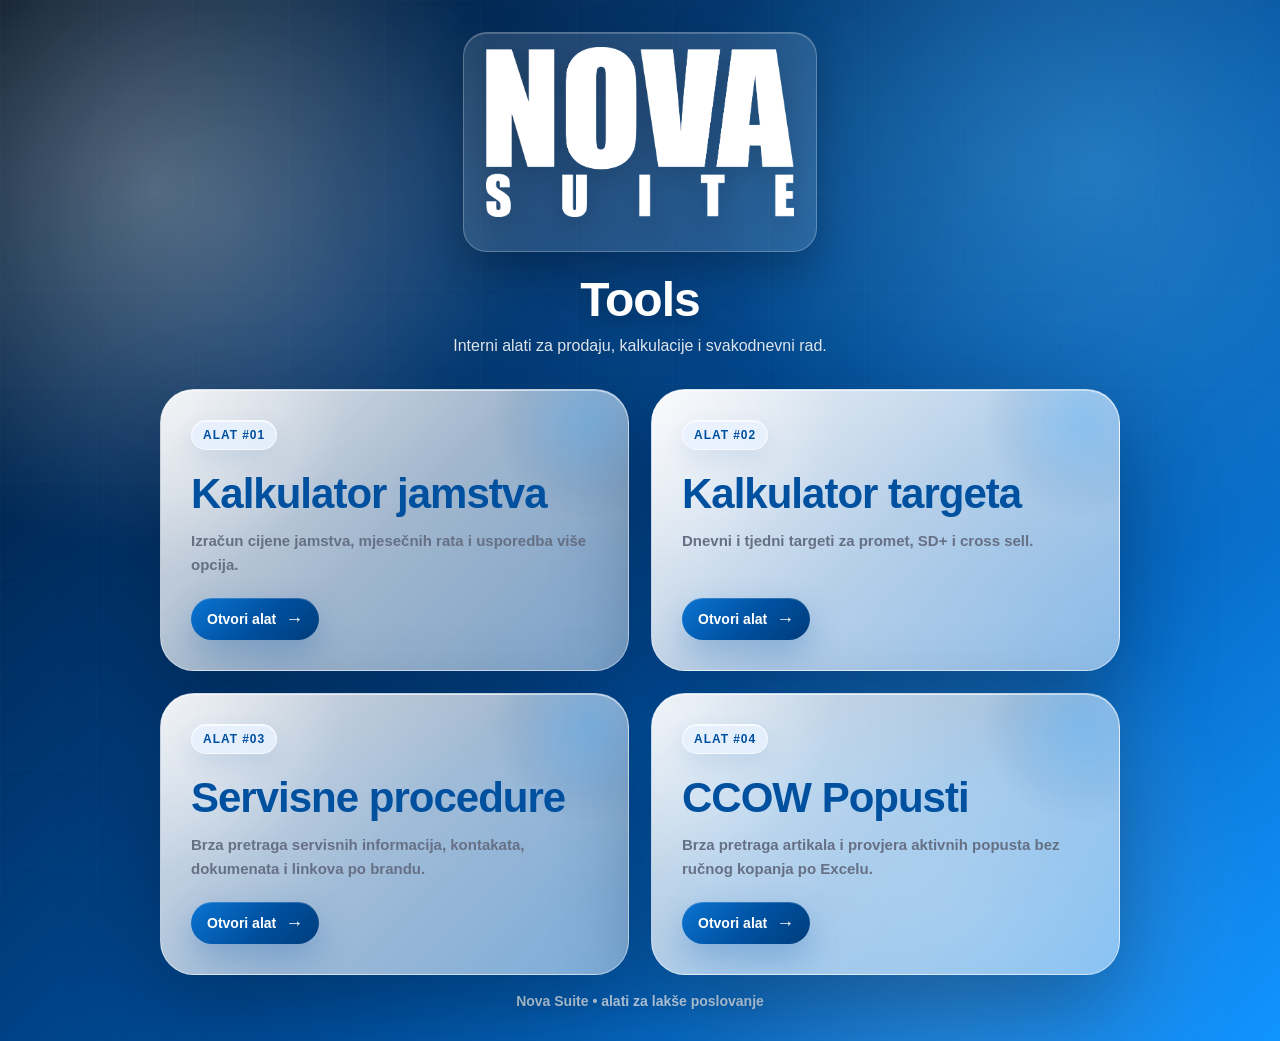
<file: index.html>
<!DOCTYPE html>
<html lang="hr">
<head>
  <meta charset="UTF-8" />
  <meta name="viewport" content="width=device-width, initial-scale=1.0" />
  <title>Nova Suite</title>

  <link rel="stylesheet" href="style.css" />
  <link rel="icon" type="image/png" href="assets/.png" />
</head>
<body>
  <div id="loader">
    <div class="loader-wordmark">
      <img src="assets/logo.png" alt="Nova Suite">
    </div>
  </div>

  <main id="app" class="app-hidden">
    <div class="app-shell dashboard-shell">
      <header class="hero dashboard-hero">
        <a href="index.html" class="brand-mark">
          <img src="assets/logo.png" alt="Nova Suite">
        </a>

        <h1>Tools</h1>
        <p>
          Interni alati za prodaju, kalkulacije i svakodnevni rad.
        </p>
      </header>

      <section class="dashboard-grid">
        <a href="tools/jamstva/jamstva.html" class="dashboard-card">
          <div class="dashboard-card-glow"></div>

          <div class="dashboard-card-content">
            <span class="dashboard-badge">ALAT #01</span>

            <h2>Kalkulator jamstva</h2>

            <p>
              Izračun cijene jamstva, mjesečnih rata i usporedba više opcija.
            </p>

            <div class="dashboard-action">
              Otvori alat
              <span>→</span>
            </div>
          </div>
        </a>

        <a href="tools/targeti/targeti.html" class="dashboard-card featured-dashboard-card">
          <div class="dashboard-card-glow"></div>

          <div class="dashboard-card-content">
            <span class="dashboard-badge">ALAT #02</span>

            <h2>Kalkulator targeta</h2>

            <p>
              Dnevni i tjedni targeti za promet, SD+ i cross sell.
            </p>

            <div class="dashboard-action">
              Otvori alat
              <span>→</span>
            </div>
          </div>
        </a>

        <a href="tools/servisne_procedure/servisne_procedure.html" class="dashboard-card">
          <div class="dashboard-card-glow"></div>

          <div class="dashboard-card-content">
            <span class="dashboard-badge">ALAT #03</span>

            <h2>Servisne procedure</h2>

            <p>
              Brza pretraga servisnih informacija, kontakata, dokumenata i linkova po brandu.
            </p>

            <div class="dashboard-action">
              Otvori alat
              <span>→</span>
            </div>
          </div>
        </a>
        <a href="tools/popusti/popusti.html" class="dashboard-card">
          <div class="dashboard-card-glow"></div>

          <div class="dashboard-card-content">
            <span class="dashboard-badge">ALAT #04</span>

            <h2>CCOW Popusti</h2>

            <p>
              Brza pretraga artikala i provjera aktivnih popusta bez ručnog kopanja po Excelu.
            </p>

            <div class="dashboard-action">
              Otvori alat
              <span>→</span>
            </div>
          </div>
        </a>
      </section>

      <footer class="app-footer">
        Nova Suite • alati za lakše poslovanje
      </footer>
    </div>
  </main>

  <script src="tools/pocetna/pocetna.js"></script>
</body>
</html>
</file>
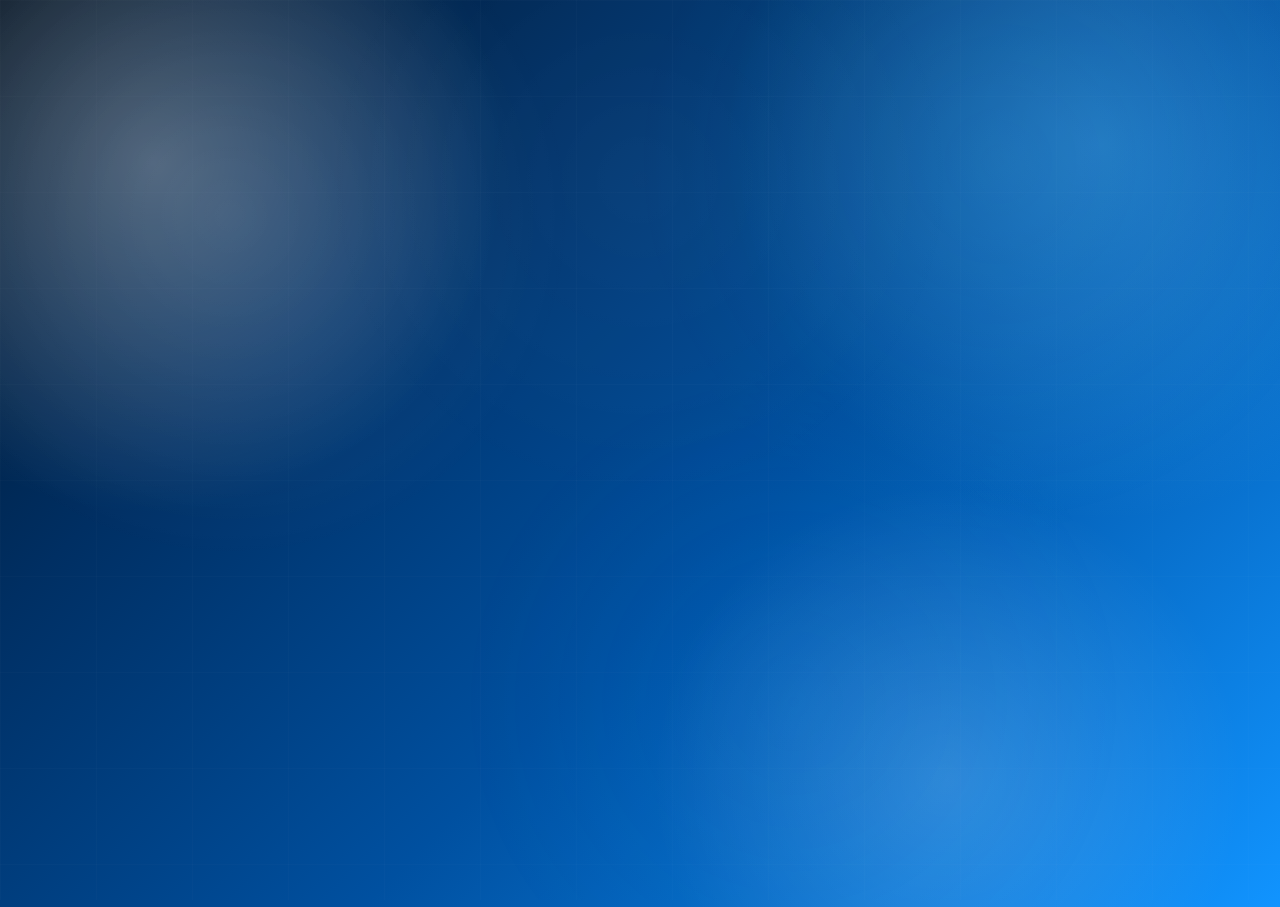
<file: tools/pocetna/pocetna.html>
<!DOCTYPE html>
<html lang="hr">
<head>
  <meta charset="UTF-8" />
  <meta name="viewport" content="width=device-width, initial-scale=1.0" />
  <title>Nova Suite • Tools</title>

  <link rel="stylesheet" href="../../style.css" />
  <link rel="icon" type="image/png" href="../../assets/favicon.png" />
</head>
<body>
  <div id="loader">
    <div class="loader-wordmark">Nova Suite</div>
  </div>

  <main id="app" class="app-hidden">
    <div class="app-shell dashboard-shell">
      <header class="hero dashboard-hero">
        <a href="pocetna.html" class="brand-mark">Nova Suite</a>

        <h1>Tools</h1>
        <p>
          Interni alati za prodaju, kalkulacije i svakodnevni rad.
        </p>
      </header>

      <section class="dashboard-grid">
        <a href="../jamstva/jamstva.html" class="dashboard-card">
          <div class="dashboard-card-glow"></div>

          <div class="dashboard-card-content">
            <span class="dashboard-badge">ALAT #01</span>

            <h2>Kalkulator jamstva</h2>

            <p>
              Izračun cijene jamstva, mjesečnih rata i usporedba više opcija.
            </p>

            <div class="dashboard-action">
              Otvori alat
              <span>→</span>
            </div>
          </div>
        </a>

        <a href="../targeti/targeti.html" class="dashboard-card featured-dashboard-card">
          <div class="dashboard-card-glow"></div>

          <div class="dashboard-card-content">
            <span class="dashboard-badge">ALAT #02</span>

            <h2>Kalkulator targeta</h2>

            <p>
              Dnevni i tjedni targeti za promet, SD+ i cross sell.
            </p>

            <div class="dashboard-action">
              Otvori alat
              <span>→</span>
            </div>
          </div>
        </a>

        <a href="../servisne_procedure/servisne_procedure.html" class="dashboard-card">
          <div class="dashboard-card-glow"></div>

          <div class="dashboard-card-content">
            <span class="dashboard-badge">ALAT #03</span>

            <h2>Servisne procedure</h2>

            <p>
              Brza pretraga servisnih informacija, kontakata, dokumenata i linkova po brandu.
            </p>

            <div class="dashboard-action">
              Otvori alat
              <span>→</span>
            </div>
          </div>
        </a>
      </section>

      <footer class="app-footer">
        Nova Suite • Sales Tools
      </footer>
    </div>
  </main>

  <script src="pocetna.js"></script>
</body>
</html>
</file>
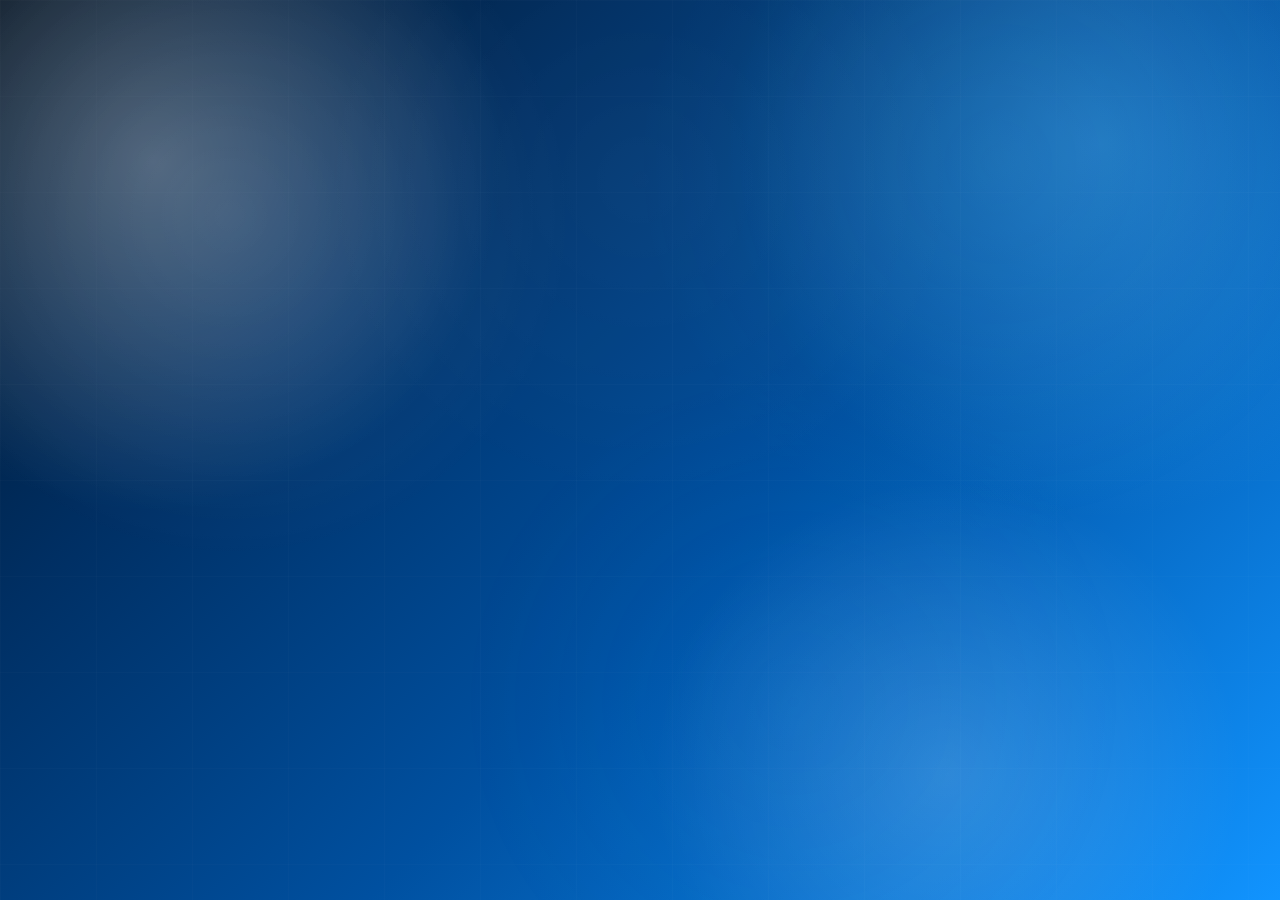
<file: tools/popusti/popusti.html>
<!DOCTYPE html>
<html lang="hr">
<head>
  <meta charset="UTF-8">
  <meta name="viewport" content="width=device-width, initial-scale=1.0">
  <title>Popusti artikala • Nova Suite</title>

  <link rel="stylesheet" href="../../style.css">
  <link rel="icon" type="image/png" href="../../assets/favicon.png">
</head>
<body>
  <div id="loader">
    <div class="loader-wordmark">
      <img src="../../assets/logo.png" alt="Nova Suite">
    </div>
  </div>

  <main id="app" class="app-hidden">
    <div class="app-shell">
      <header class="hero">
        <a href="../../index.html" class="brand-mark">
          <img src="../../assets/logo.png" alt="Nova Suite">
        </a>

        <h1>CCOW Popusti</h1>
        <p>Pretraži artikl i odmah provjeri postoji li aktivni popust.</p>
      </header>

      <section class="card search-card">
        <div class="search-input-wrapper">
          <input
            type="text"
            id="searchInput"
            placeholder="Upiši naziv artikla ili brand..."
            autocomplete="off"
          >
          <span class="search-icon">🔍</span>
        </div>

        <div id="results" class="results"></div>
      </section>
    </div>
  </main>

  <script src="popusti.js"></script>
</body>
</html>
</file>
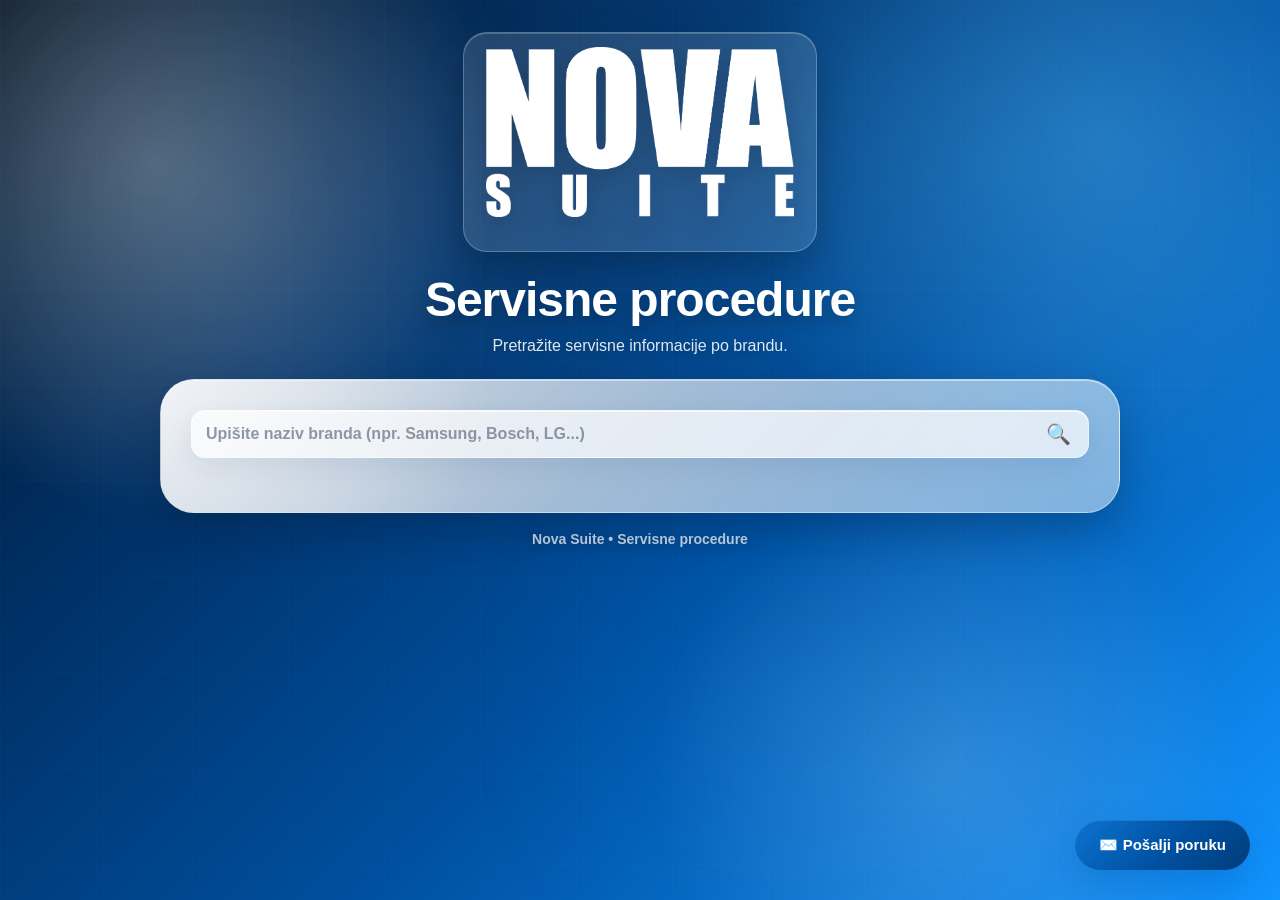
<file: tools/servisne_procedure/servisne_procedure.html>
<!DOCTYPE html>
<html lang="hr">
<head>
    <meta charset="UTF-8">
    <meta name="viewport" content="width=device-width, initial-scale=1.0, user-scalable=no">
    <meta name="apple-mobile-web-app-capable" content="yes">
    <meta name="apple-mobile-web-app-status-bar-style" content="black-translucent">
    <meta name="apple-mobile-web-app-title" content="Nova Suite">
    <meta name="mobile-web-app-capable" content="yes">
    <meta name="theme-color" content="#0050a0">
    <title>Nova Suite • Servisne procedure</title>
    <link rel="manifest" href="manifest.json">
    <link rel="icon" type="image/png" href="../../assets/favicon.png">
    <link rel="stylesheet" href="../../style.css">
</head>
<body>
    <div id="loader">
        <div class="loader-wordmark">
            <img src="../../assets/logo.png" alt="Nova Suite">
        </div>
    </div>

    <main id="app" class="app-hidden">
        <div class="app-shell">
            <header class="hero">
                <a href="../../index.html" class="brand-mark">
                    <img src="../../assets/logo.png" alt="Nova Suite">
                </a>

                <h1>Servisne procedure</h1>
                <p>Pretražite servisne informacije po brandu.</p>
            </header>

            <section class="card search-card">
                <div class="search-box">
                    <div class="search-input-wrapper">
                        <input
                            type="text"
                            id="searchInput"
                            placeholder="Upišite naziv branda (npr. Samsung, Bosch, LG...)"
                            autocomplete="off"
                        >
                        <span class="search-icon">🔍</span>
                    </div>
                </div>

                <div id="results" class="results"></div>
            </section>

            <footer class="app-footer">
                Nova Suite • Servisne procedure
            </footer>
        </div>
    </main>

    <script src="servisne_procedure.js"></script>

    <div id="emailWidget">
        <button id="emailBtn" onclick="toggleEmailForm()">
            ✉️ Pošalji poruku
        </button>
        
        <div id="emailFormContainer" style="display: none;">
            <div class="email-form-box">
                <div class="email-form-header">
                    <h3>✉️ Pošalji nam poruku</h3>
                    <button class="close-btn" onclick="toggleEmailForm()">✕</button>
                </div>
                
                <div id="formContent">
                    <form id="contactForm" action="https://api.web3forms.com/submit" method="POST">
                        <!-- OVDJE STAVI SVOJ WEB3FORMS ACCESS KEY -->
                        <input type="hidden" name="access_key" value="362495a7-8e2e-4ca7-9362-667d65a479ca">
                        <input type="hidden" name="subject" value="Nova poruka iz Nova Suite servisnih procedura">
                        <input type="hidden" name="from_name" value="Nova Suite">
                        <input type="hidden" name="email" value="internal@servisne-procedure.local">
                        
                        <div class="form-group">
                            <label>Tvoje ime</label>
                            <input type="text" name="name" placeholder="npr. Marko">
                        </div>
                        
                        <div class="form-group">
                            <label>Naslov</label>
                            <input type="text" name="custom_subject" placeholder="npr. Ubaciti Philips">
                        </div>
                        
                        <div class="form-group">
                            <label>Poruka *</label>
                            <textarea name="message" placeholder="Napiši svoju poruku ovdje..." rows="6" required></textarea>
                        </div>
                        
                        <button type="submit" id="submitBtn">
                            <span id="btnText">📤 Pošalji poruku</span>
                            <span id="btnLoader" style="display: none;">⏳ Šaljem...</span>
                        </button>
                    </form>
                </div>
                
                <div id="successMessage" style="display: none;">
                    <div class="success-content">
                        <div class="success-icon">✅</div>
                        <h3>Poruka poslana!</h3>
                        <button onclick="resetForm()" class="new-message-btn">
                            ✉️ Pošalji novu poruku
                        </button>
                    </div>
                </div>
            </div>
        </div>
    </div>

    <!-- EMAIL WIDGET END -->

</body>
</html>
</file>
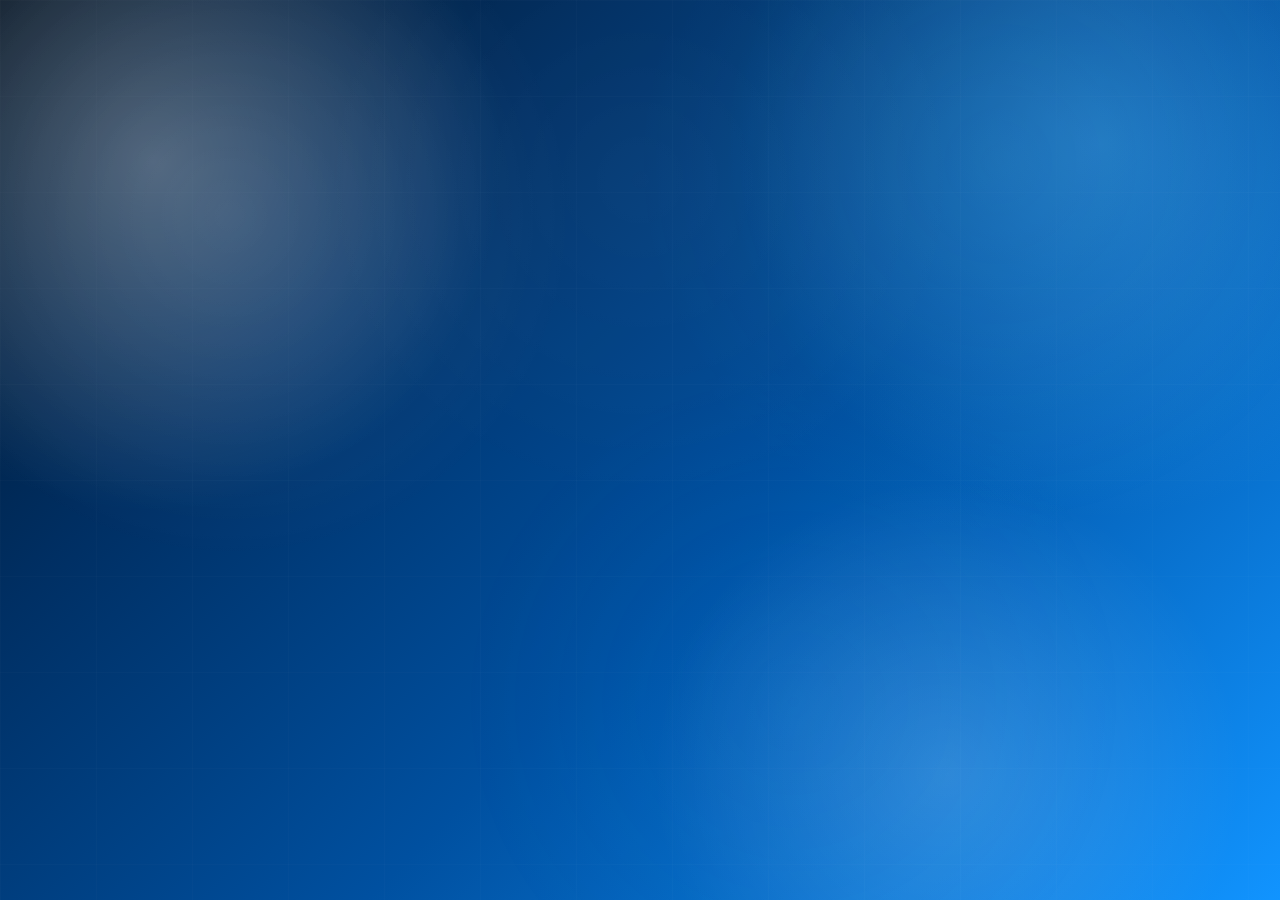
<file: tools/targeti/targeti.html>
<!DOCTYPE html>
<html lang="hr">
<head>
  <meta charset="UTF-8" />
  <meta name="viewport" content="width=device-width, initial-scale=1.0" />
  <title>Nova Suite • Kalkulator targeta</title>

  <link rel="stylesheet" href="../../style.css" />
  <link rel="icon" type="image/png" href="../../assets/favicon.png" />
</head>
<body>
  <div id="loader">
    <div class="loader-wordmark">
      <img src="../../assets/logo.png" alt="Nova Suite">
    </div>
  </div>

  <main id="app" class="app-hidden">
    <div class="app-shell">
      <header class="hero">
        <a href="../../index.html" class="brand-mark">
          <img src="../../assets/logo.png" alt="Nova Suite">
        </a>

        <h1>Kalkulator targeta</h1>
        <p>
          Unesi mjesečne targete i broj radnih dana za izračun dnevnih i tjednih ciljeva.
        </p>
      </header>

      <section class="card calculator-card">
        <div class="grid target-grid">
          <div class="form-field">
            <label for="salesTarget">Promet (€)</label>
            <input
              type="text"
              id="salesTarget"
              placeholder="npr. 80000"
              inputmode="decimal"
            />
          </div>

          <div class="form-field">
            <label for="sdTarget">Jamstva (€)</label>
            <input
              type="text"
              id="sdTarget"
              placeholder="npr. 12000"
              inputmode="decimal"
            />
          </div>

          <div class="form-field">
            <label for="crossTarget">Cross Sell (€)</label>
            <input
              type="text"
              id="crossTarget"
              placeholder="npr. 3500"
              inputmode="decimal"
            />
          </div>

          <div class="form-field compact-field">
            <label for="workingDays">Radni dani</label>
            <input
              type="number"
              id="workingDays"
              min="1"
              placeholder="22"
            />
          </div>
        </div>

        <div class="actions">
          <button id="calculateBtn" class="primary-btn">
            Izračunaj
          </button>

          <button id="resetBtn" class="secondary-btn">
            Očisti
          </button>
        </div>

        <div id="error" class="error-message hidden"></div>

        <section id="results" class="hidden">
          <div class="results target-results">
            <div class="result-box">
              <span>Promet dnevno</span>
              <strong id="salesDaily">0,00 €</strong>
            </div>

            <div class="result-box">
              <span>Jamstva dnevno</span>
              <strong id="sdDaily">0,00 €</strong>
            </div>

            <div class="result-box highlight">
              <span>Cross dnevno</span>
              <strong id="crossDaily">0,00 €</strong>
            </div>
          </div>

          <div class="results target-results weekly-results">
            <div class="result-box">
              <span>Promet tjedno</span>
              <strong id="salesWeekly">0,00 €</strong>
            </div>

            <div class="result-box">
              <span>Jamstva tjedno</span>
              <strong id="sdWeekly">0,00 €</strong>
            </div>

            <div class="result-box highlight">
              <span>Cross tjedno</span>
              <strong id="crossWeekly">0,00 €</strong>
            </div>
          </div>
        </section>
      </section>

      <footer class="app-footer">
        Nova Suite • kalkulator targeta
      </footer>
    </div>
  </main>

  <script src="targeti.js"></script>
</body>
</html>
</file>
<file: style.css>
:root {
  --bg: #f4f8ff;
  --card: rgba(255, 255, 255, 0.62);
  --text: #102033;
  --muted: #667085;
  --primary: #0050a0;
  --primary-dark: #003d7a;
  --primary-light: #e8f2ff;
  --brand-gradient: linear-gradient(135deg, #0b74d1 0%, #0050a0 55%, #003d7a 100%);
  --glass-card: linear-gradient(135deg, rgba(255, 255, 255, 0.78), rgba(255, 255, 255, 0.48));
  --glass-card-strong: linear-gradient(135deg, rgba(255, 255, 255, 0.9), rgba(232, 242, 255, 0.58));
  --glass-border: rgba(255, 255, 255, 0.42);
  --glass-border-strong: rgba(255, 255, 255, 0.54);
  --glass-shadow: 0 18px 44px rgba(0, 16, 33, 0.26), inset 0 1px 0 rgba(255, 255, 255, 0.48);
  --glass-blur: none;
  --border: rgba(255, 255, 255, 0.54);
  --success-bg: rgba(255, 255, 255, 0.58);
  --success-border: rgba(255, 255, 255, 0.52);
  --danger: #b42318;
  --transition-fast: 0.16s ease;
  --transition-medium: 0.28s ease;
  --aurora-blue: rgba(17, 148, 255, 0.22);
  --aurora-cyan: rgba(104, 211, 255, 0.18);
  --aurora-white: rgba(255, 255, 255, 0.18);
  --mouse-x: 50%;
  --mouse-y: 35%;
}


* {
  box-sizing: border-box;
}

body {
  margin: 0;
  min-height: 100vh;
  font-family: Arial, Helvetica, sans-serif;
  background:
    radial-gradient(circle at 12% 18%, rgba(255, 255, 255, 0.28) 0%, transparent 26%),
    radial-gradient(circle at 86% 16%, rgba(91, 192, 255, 0.34) 0%, transparent 28%),
    radial-gradient(circle at 74% 86%, rgba(255, 255, 255, 0.16) 0%, transparent 24%),
    linear-gradient(135deg, #001021 0%, #002f63 28%, #0050a0 58%, #1194ff 100%);
  background-size: cover;
  color: var(--text);
  display: flex;
  justify-content: center;
  padding: 32px 16px;
  overflow-x: hidden;
  isolation: isolate;
}


body::before,
body::after {
  content: "";
  position: fixed;
  z-index: -2;
  pointer-events: none;
}

body::before {
  inset: 0;
  background:
    radial-gradient(circle at 18% 24%, rgba(255,255,255,0.13) 0%, transparent 28%),
    radial-gradient(circle at 78% 18%, rgba(104,211,255,0.12) 0%, transparent 30%),
    radial-gradient(circle at 62% 78%, rgba(17,148,255,0.12) 0%, transparent 32%);
  opacity: 0.72;
}

body::after {
  inset: 0;
  z-index: -1;
  background-image:
    radial-gradient(circle at 50% 20%, rgba(255, 255, 255, 0.08), transparent 36%),
    linear-gradient(rgba(255, 255, 255, 0.035) 1px, transparent 1px),
    linear-gradient(90deg, rgba(255, 255, 255, 0.035) 1px, transparent 1px);
  background-size: 100% 100%, 96px 96px, 96px 96px;
  opacity: 0.45;
}

#loader {
  position: fixed;
  inset: 0;
  z-index: 9999;
  display: grid;
  place-items: center;
  overflow: hidden;
  background:
    radial-gradient(circle at top left, rgba(255,255,255,0.16) 0%, transparent 28%),
    radial-gradient(circle at bottom right, rgba(255,255,255,0.12) 0%, transparent 24%),
    linear-gradient(135deg, #001b44 0%, #00356b 24%, #0050a0 55%, #0b74d1 100%);
  background-size: cover;
}

#loader.loader-exit {
  pointer-events: none;
  animation: loaderFadeOut 0.55s ease 1.15s both;
}

.loader-background {
  position: absolute;
  inset: 0;
  background:
    radial-gradient(circle at 50% 45%, rgba(255, 255, 255, 0.16), transparent 32%),
    radial-gradient(circle at 50% 50%, rgba(0, 80, 160, 0.24), transparent 42%);
  animation: loaderGlow 1.8s ease both;
}

.loader-logo {
  position: relative;
  z-index: 1;
  width: min(420px, 76vw);
  filter: drop-shadow(0 10px 18px rgba(0, 0, 0, 0.18));
  opacity: 0;
  transform: translateY(18px) scale(0.92);
  animation: loaderLogoIntro 0.85s cubic-bezier(0.16, 1, 0.3, 1) 0.12s both;
}

.loader-wordmark {
  position: relative;
  z-index: 1;
  display: inline-flex;
  align-items: center;
  justify-content: center;
  padding: 0;
  border-radius: 0;
  color: #ffffff;
  background: transparent;
  border: 0;
  box-shadow: none;
  font-size: clamp(34px, 8vw, 72px);
  line-height: 1;
  font-weight: 900;
  letter-spacing: -2px;
  text-shadow: 0 12px 28px rgba(0, 0, 0, 0.22);
  opacity: 0;
  transform: translateY(18px) scale(0.92);
  animation: loaderLogoIntro 0.85s cubic-bezier(0.16, 1, 0.3, 1) 0.12s both;
}

#loader.loader-exit .loader-wordmark {
  animation: loaderLogoMove 1.25s cubic-bezier(0.65, 0, 0.35, 1) both;
}

#loader.loader-exit .loader-logo {
  animation: loaderLogoMove 1.25s cubic-bezier(0.65, 0, 0.35, 1) both;
}

.app-hidden {
  opacity: 0;
  transform: translateY(18px) scale(0.985);
  pointer-events: none;
}

.app-visible {
  opacity: 1;
  transform: translateY(0) scale(1);
  pointer-events: auto;
  animation: appReveal 0.75s ease both;
}

main {
  width: 100%;
  max-width: 960px;
}

.hero {
  text-align: center;
  margin-bottom: 24px;
  animation: fadeDown 0.7s ease both;
}

.hero img {
  width: 100%;
  max-width: 420px;
  margin-bottom: 20px;
  filter: drop-shadow(0 8px 14px rgba(0, 0, 0, 0.14));
  transition: transform var(--transition-medium), filter var(--transition-medium);
}

.hero img:hover {
  transform: translateY(-3px) scale(1.015);
  filter: drop-shadow(0 10px 18px rgba(0, 0, 0, 0.18));
}

.brand-mark {
  width: fit-content;
  max-width: 100%;
  display: inline-flex;
  text-decoration: none;
  align-items: center;
  justify-content: center;
  margin: 0 auto 20px;
  padding: 14px 22px;
  border-radius: 24px;
  color: #ffffff;
  cursor: pointer;
  background: rgba(255, 255, 255, 0.12);
  border: 1px solid rgba(255, 255, 255, 0.24);
  box-shadow:
    0 18px 38px rgba(0, 0, 0, 0.22),
    inset 0 1px 0 rgba(255, 255, 255, 0.2);
  font-size: clamp(30px, 6vw, 56px);
  line-height: 1;
  font-weight: 900;
  letter-spacing: -1.8px;
  text-shadow: 0 10px 24px rgba(0, 0, 0, 0.22);
  transition: transform var(--transition-medium), box-shadow var(--transition-medium), background-color var(--transition-medium);
}

.brand-mark:hover {
  transform: translateY(-3px) scale(1.015);
  background: rgba(255, 255, 255, 0.16);
  box-shadow:
    0 24px 46px rgba(0, 0, 0, 0.28),
    inset 0 1px 0 rgba(255, 255, 255, 0.24);
}

.brand-mark:visited,
.brand-mark:focus,
.brand-mark:active {
  color: #ffffff;
  text-decoration: none;
}


.brand-mark:focus-visible {
  outline: 3px solid rgba(255, 255, 255, 0.42);
  outline-offset: 6px;
}

.brand-mark img {
  display: block;
  width: clamp(190px, 24vw, 340px);
  height: auto;
  object-fit: contain;
  filter: drop-shadow(0 8px 14px rgba(0, 0, 0, 0.16));
}

.loader-wordmark img {
  display: block;
  width: min(180px, 44vw) !important;
  height: auto;
  max-height: 180px;
  max-width: 180px;
  object-fit: contain;
  border-radius: 0;
  background: transparent;
  filter: drop-shadow(0 10px 18px rgba(0, 0, 0, 0.18));
}


.hero h1 {
  margin: 0 0 10px;
  font-size: clamp(30px, 5vw, 48px);
  color: #ffffff;
  letter-spacing: -1px;
  font-weight: 800;
  text-shadow: 0 6px 18px rgba(0, 0, 0, 0.25);
}

.hero p {
  margin: 0;
  color: rgba(255, 255, 255, 0.88);
  font-size: 16px;
  font-weight: 500;
  text-shadow: 0 2px 10px rgba(0, 0, 0, 0.18);
}

.card {
  position: relative;
  overflow: hidden;
  background: var(--glass-card);
  border: 1px solid var(--glass-border);
  border-radius: 34px;
  box-shadow: var(--glass-shadow);
  padding: 30px;
  margin-bottom: 18px;
  animation: fadeUp 0.75s ease 0.1s both;
  transition: transform var(--transition-medium), border-color var(--transition-medium);
}


.card::before {
  content: "";
  position: absolute;
  inset: 0;
  z-index: 0;
  background:
    radial-gradient(circle at top left, rgba(255, 255, 255, 0.58), transparent 34%),
    linear-gradient(135deg, rgba(255, 255, 255, 0.28), transparent 48%);
  pointer-events: none;
}

.card > * {
  position: relative;
  z-index: 1;
}

.card:hover {
  transform: translateY(-5px);
  border-color: rgba(255, 255, 255, 0.66);
  box-shadow: 0 22px 54px rgba(0, 16, 33, 0.32);
}


.grid {
  display: grid;
  grid-template-columns: repeat(3, 1fr);
  gap: 16px;
}

.additional-products {
  display: grid;
  gap: 16px;
  margin-top: 16px;
}

.additional-product-row {
  display: grid;
  grid-template-columns: repeat(3, 1fr);
  gap: 16px;
  align-items: end;
}

.additional-remove-field {
  grid-column: 1 / -1;
  max-width: 180px;
}

.remove-additional-product {
  min-height: 48px;
  padding-inline: 14px;
  white-space: nowrap;
}

label {
  display: block;
  font-weight: 700;
  margin-bottom: 8px;
}

input,
select,
button {
  width: 100%;
  min-height: 48px;
  border-radius: 14px;
  border: 1px solid var(--border);
  font-size: 16px;
  padding: 10px 14px;
}

input,
select {
  background: rgba(255, 255, 255, 0.72);
  border-color: rgba(255, 255, 255, 0.54);
  color: var(--text);
  box-shadow:
    inset 0 1px 0 rgba(255, 255, 255, 0.78),
    0 10px 26px rgba(0, 40, 90, 0.08);
  transition: border-color var(--transition-fast), box-shadow var(--transition-fast), transform var(--transition-fast), background-color var(--transition-fast);
}

select {
  cursor: pointer;
  appearance: none;
  background-image:
    linear-gradient(45deg, transparent 50%, var(--primary) 50%),
    linear-gradient(135deg, var(--primary) 50%, transparent 50%);
  background-position:
    calc(100% - 20px) 52%,
    calc(100% - 14px) 52%;
  background-size: 6px 6px, 6px 6px;
  background-repeat: no-repeat;
  padding-right: 42px;
}

select:disabled {
  cursor: not-allowed;
  opacity: 0.68;
  background-color: #f3f4f6;
}

input:hover,
select:hover:not(:disabled) {
  background: rgba(255, 255, 255, 0.92);
  border-color: rgba(255, 255, 255, 0.78);
  box-shadow:
    inset 0 1px 0 rgba(255, 255, 255, 0.9),
    0 14px 30px rgba(0, 80, 160, 0.16);
}

input:focus,
select:focus {
  outline: 3px solid rgba(255, 255, 255, 0.38);
  background: rgba(255, 255, 255, 0.98);
  border-color: rgba(0, 80, 160, 0.72);
  box-shadow:
    0 0 0 6px rgba(0, 80, 160, 0.13),
    0 16px 34px rgba(0, 80, 160, 0.18);
  transform: translateY(-1px);
}


button {
  border: none;
  cursor: pointer;
  font-weight: 800;
  background: var(--primary);
  color: white;
  position: relative;
  overflow: hidden;
  transition: transform var(--transition-fast), background-color var(--transition-fast);
  box-shadow: 0 8px 20px rgba(0, 80, 160, 0.22);
}

button::after {
  content: "";
  position: absolute;
  top: 0;
  left: -120%;
  width: 80%;
  height: 100%;
  background: linear-gradient(90deg, transparent, rgba(255, 255, 255, 0.28), transparent);
  transform: skewX(-18deg);
  transition: left 0.55s ease;
}

button:disabled {
  cursor: wait;
  opacity: 0.82;
}

button.is-loading {
  color: transparent;
}

button.is-loading::before {
  content: "";
  position: absolute;
  width: 20px;
  height: 20px;
  top: 50%;
  left: 50%;
  margin-top: -10px;
  margin-left: -10px;
  border: 3px solid rgba(255, 255, 255, 0.42);
  border-top-color: #ffffff;
  border-radius: 50%;
  animation: spin 0.7s linear infinite;
}

.ripple {
  position: absolute;
  border-radius: 999px;
  background: rgba(255, 255, 255, 0.34);
  transform: scale(0);
  pointer-events: none;
  animation: ripple 0.55s ease-out;
}

button:hover {
  filter: brightness(1.04);
  transform: translateY(-2px);
  box-shadow: 0 12px 28px rgba(0, 80, 160, 0.3);
}

button:hover::after {
  left: 130%;
}

button:active {
  transform: translateY(0) scale(0.99);
}

.actions {
  margin-top: 18px;
  display: flex;
  gap: 12px;
}

.offer-actions {
  margin-top: 26px;
  display: flex;
  justify-content: center;
  gap: 12px;
  flex-wrap: wrap;
}

.pdf-button {
  max-width: 320px;
  background: var(--brand-gradient);
  border: 1px solid rgba(255, 255, 255, 0.14);
  box-shadow:
    0 14px 34px rgba(0, 80, 160, 0.28),
    inset 0 1px 0 rgba(255, 255, 255, 0.12);
  letter-spacing: 0.2px;
}

.pdf-button:hover {
  transform: translateY(-3px) scale(1.01);
  box-shadow:
    0 20px 42px rgba(0, 80, 160, 0.34),
    inset 0 1px 0 rgba(255, 255, 255, 0.18);
}

.pdf-button:active {
  transform: translateY(0) scale(0.985);
}

.pdf-button::before {
  content: "📄";
  margin-right: 10px;
  font-size: 18px;
  position: relative;
  top: 1px;
}


.secondary {
  background: rgba(255, 255, 255, 0.66);
  color: var(--text);
  box-shadow:
    inset 0 1px 0 rgba(255, 255, 255, 0.76),
    0 10px 24px rgba(16, 24, 40, 0.1);
  transition: transform var(--transition-fast), background-color var(--transition-fast), box-shadow var(--transition-fast);
}

.secondary:hover {
  background: rgba(255, 255, 255, 0.92);
  box-shadow: 0 10px 22px rgba(16, 24, 40, 0.12);
}

.results {
  display: grid;
  grid-template-columns: repeat(3, 1fr);
  gap: 14px;
  margin-top: 18px;
  animation: fadeUp 0.42s ease both;
}

.result-box {
  border: 1px solid var(--success-border);
  background: var(--success-bg);
  border-radius: 24px;
  padding: 18px;
  box-shadow:
    0 16px 42px rgba(0, 80, 160, 0.12),
    inset 0 1px 0 rgba(255, 255, 255, 0.72);
  transition: transform var(--transition-medium), border-color var(--transition-medium), background-color var(--transition-medium);
}

.result-box span {
  display: block;
  color: var(--muted);
  font-size: 14px;
  margin-bottom: 8px;
}

.result-box strong {
  font-size: 28px;
  color: var(--primary);
}

.result-box:hover {
  background: rgba(255, 255, 255, 0.82);
  transform: translateY(-6px) scale(1.012);
  border-color: rgba(255, 255, 255, 0.78);
  box-shadow: 0 14px 32px rgba(0, 80, 160, 0.16);
}

.result-box.highlight {
  background: linear-gradient(135deg, rgba(255,255,255,0.95), rgba(232,242,255,0.82));
  border-color: rgba(255, 255, 255, 0.82);
}

.hidden {
  display: none;
}

.is-revealing {
  animation: revealPop 0.55s ease both;
}

.success-pulse {
  animation: successPulse 0.8s ease both;
}

.input-error {
  border-color: var(--danger) !important;
  box-shadow: 0 0 0 4px rgba(180, 35, 24, 0.12) !important;
  animation: inputShake 0.28s ease both;
}

.error-shake {
  animation: shake 0.28s ease both;
}

.error {
  color: var(--danger);
  font-weight: 700;
  margin-top: 12px;
  animation: shake 0.28s ease both;
}


.small-note {
  color: var(--muted);
  font-size: 14px;
  margin-top: 14px;
  text-align: center;
}

.group-help {
  margin: 18px 0 10px;
  text-align: center;
}

.group-help-toggle {
  width: auto;
  min-width: 210px;
  padding-inline: 18px;
}

.group-help-panel {
  margin-top: 16px;
  text-align: left;
}

.group-help-grid {
  display: grid;
  grid-template-columns: repeat(2, minmax(0, 1fr));
  gap: 14px;
}

.group-help-card {
  padding: 16px;
  border: 1px solid var(--glass-border);
  border-radius: 20px;
  background: rgba(255, 255, 255, 0.5);
  box-shadow: inset 0 1px 0 rgba(255, 255, 255, 0.62);
}

.group-help-card h3 {
  margin: 0 0 8px;
  color: var(--primary);
  font-size: 18px;
}

.group-help-card p {
  margin: 0;
  color: var(--text);
  font-size: 14px;
  line-height: 1.45;
  font-weight: 650;
}

.rate-section {
  border-top: 1px solid rgba(255, 255, 255, 0.42);
  margin-top: 28px;
  padding-top: 28px;
  animation: fadeUp 0.45s ease both;
}
@keyframes floatBlob {
  0%, 100% {
    transform: translate3d(0, 0, 0) scale(1);
  }

  50% {
    transform: translate3d(34px, -28px, 0) scale(1.14);
  }
}

@keyframes auroraDrift {
  0% {
    transform: translate3d(-2%, -1%, 0) rotate(0deg) scale(1);
  }

  50% {
    transform: translate3d(2%, 1.5%, 0) rotate(8deg) scale(1.04);
  }

  100% {
    transform: translate3d(-1%, 2%, 0) rotate(-6deg) scale(1.02);
  }
}

@keyframes gridFloat {
  from {
    background-position: center, 0 0, 0 0, center;
  }

  to {
    background-position: center, 72px 72px, 72px 72px, center;
  }
}


.rate-section h2 {
  margin-top: 0;
  color: var(--primary);
}

.section-heading p {
  margin: -4px 0 18px;
  color: var(--muted);
  font-size: 14px;
}

.rate-control {
  margin-top: 18px;
  display: grid;
  gap: 18px;
  padding: 20px;
  border: 1px solid rgba(255, 255, 255, 0.44);
  border-radius: 24px;
  background: rgba(255, 255, 255, 0.38);
  box-shadow:
    inset 0 1px 0 rgba(255, 255, 255, 0.58),
    0 16px 40px rgba(0, 80, 160, 0.1);
}

.rate-control-header {
  display: flex;
  align-items: center;
  justify-content: space-between;
  gap: 16px;
}

.rate-control-header label {
  margin-bottom: 0;
}

.installment-value {
  min-width: 116px;
  min-height: 48px;
  display: inline-flex;
  align-items: center;
  justify-content: center;
  gap: 6px;
  padding: 8px 16px;
  border-radius: 999px;
  color: var(--primary);
  background: rgba(255, 255, 255, 0.76);
  border: 1px solid rgba(255, 255, 255, 0.66);
  box-shadow:
    inset 0 1px 0 rgba(255, 255, 255, 0.82),
    0 12px 28px rgba(0, 80, 160, 0.12);
}

.installment-value strong {
  font-size: 24px;
  line-height: 1;
}

.installment-value span {
  color: var(--muted);
  font-size: 13px;
  font-weight: 700;
}

.slider-wrap {
  display: grid;
  gap: 10px;
}

.installment-slider {
  --slider-progress: 31.4%;
  width: 100%;
  min-height: 34px;
  padding: 0;
  border: 0;
  border-radius: 999px;
  background: transparent;
  box-shadow: none;
  cursor: pointer;
  appearance: none;
  -webkit-appearance: none;
}

.installment-slider:focus {
  outline: none;
  box-shadow: none;
  transform: none;
}

.installment-slider::-webkit-slider-runnable-track {
  height: 12px;
  border-radius: 999px;
  background:
    linear-gradient(90deg, var(--primary) 0%, #1194ff var(--slider-progress), rgba(255, 255, 255, 0.54) var(--slider-progress), rgba(255, 255, 255, 0.54) 100%);
  box-shadow:
    inset 0 1px 0 rgba(255, 255, 255, 0.56),
    0 8px 20px rgba(0, 80, 160, 0.12);
}

.installment-slider::-webkit-slider-thumb {
  width: 28px;
  height: 28px;
  margin-top: -8px;
  border-radius: 999px;
  border: 4px solid #ffffff;
  background: var(--primary);
  box-shadow:
    0 0 0 6px rgba(0, 80, 160, 0.16),
    0 10px 26px rgba(0, 80, 160, 0.28);
  transition: transform var(--transition-fast), box-shadow var(--transition-fast), background-color var(--transition-fast);
  appearance: none;
  -webkit-appearance: none;
}

.installment-slider:hover::-webkit-slider-thumb,
.installment-slider:focus::-webkit-slider-thumb {
  transform: scale(1.12);
  background: #0b74d1;
  box-shadow:
    0 0 0 8px rgba(0, 80, 160, 0.18),
    0 14px 32px rgba(0, 80, 160, 0.34);
}

.installment-slider::-moz-range-track {
  height: 12px;
  border-radius: 999px;
  background: rgba(255, 255, 255, 0.54);
  box-shadow:
    inset 0 1px 0 rgba(255, 255, 255, 0.56),
    0 8px 20px rgba(0, 80, 160, 0.12);
}

.installment-slider::-moz-range-progress {
  height: 12px;
  border-radius: 999px;
  background: linear-gradient(90deg, var(--primary), #1194ff);
}

.installment-slider::-moz-range-thumb {
  width: 22px;
  height: 22px;
  border-radius: 999px;
  border: 4px solid #ffffff;
  background: var(--primary);
  box-shadow:
    0 0 0 6px rgba(0, 80, 160, 0.16),
    0 10px 26px rgba(0, 80, 160, 0.28);
  transition: transform var(--transition-fast), box-shadow var(--transition-fast), background-color var(--transition-fast);
}

.installment-slider:hover::-moz-range-thumb,
.installment-slider:focus::-moz-range-thumb {
  transform: scale(1.12);
  background: #0b74d1;
  box-shadow:
    0 0 0 8px rgba(0, 80, 160, 0.18),
    0 14px 32px rgba(0, 80, 160, 0.34);
}

.slider-labels {
  display: flex;
  justify-content: space-between;
  color: rgba(102, 112, 133, 0.9);
  font-size: 12px;
  font-weight: 800;
  padding: 0 4px;
}

.rate-button {
  justify-self: end;
  max-width: 240px;
}


.button-field {
  display: flex;
  align-items: end;
}

.dashboard-shell {
  max-width: 1120px;
}

.dashboard-hero {
  margin-bottom: 34px;
}

.dashboard-grid {
  display: grid;
  grid-template-columns: repeat(2, minmax(0, 1fr));
  gap: 22px;
  width: 100%;
}

.dashboard-card {
  position: relative;
  min-height: 280px;
  overflow: hidden;
  display: flex;
  align-items: stretch;
  text-decoration: none;
  color: var(--text);
  border: 1px solid rgba(255, 255, 255, 0.46);
  border-radius: 34px;
  background: var(--glass-card);
  box-shadow:
    0 34px 92px rgba(0, 16, 33, 0.36),
    inset 0 1px 0 rgba(255, 255, 255, 0.66);
  transition:
    transform var(--transition-medium),
    box-shadow var(--transition-medium),
    border-color var(--transition-medium),
    background-color var(--transition-medium);
  animation: fadeUp 0.75s ease 0.1s both;
}

.dashboard-card::before {
  content: "";
  position: absolute;
  inset: 0;
  z-index: 0;
  background:
    radial-gradient(circle at top left, rgba(255, 255, 255, 0.62), transparent 34%),
    linear-gradient(135deg, rgba(255, 255, 255, 0.3), transparent 50%);
  pointer-events: none;
}

.dashboard-card::after {
  content: "";
  position: absolute;
  inset: auto -20% -48% -20%;
  height: 170px;
  background: radial-gradient(circle, rgba(17, 148, 255, 0.2), transparent 66%);
  opacity: 0;
  transform: translateY(18px) scale(0.96);
  transition: opacity var(--transition-medium), transform var(--transition-medium);
  pointer-events: none;
}

.dashboard-card:hover {
  transform: translateY(-8px) scale(1.012);
  border-color: rgba(255, 255, 255, 0.74);
  box-shadow: 0 24px 58px rgba(0, 16, 33, 0.32);
}

.dashboard-card:hover::after {
  opacity: 1;
  transform: translateY(0) scale(1.05);
}

.dashboard-card-glow {
  position: absolute;
  width: 190px;
  height: 190px;
  top: -64px;
  right: -56px;
  border-radius: 999px;
  background: radial-gradient(circle, rgba(17, 148, 255, 0.28), rgba(0, 80, 160, 0.08) 52%, transparent 72%);
  filter: blur(4px);
  opacity: 0.82;
  transition: transform var(--transition-medium), opacity var(--transition-medium);
  pointer-events: none;
}

.dashboard-card:hover .dashboard-card-glow {
  transform: translate(-10px, 14px) scale(1.14);
  opacity: 1;
}

.dashboard-card-content {
  position: relative;
  z-index: 1;
  display: flex;
  flex-direction: column;
  justify-content: space-between;
  gap: 22px;
  width: 100%;
  padding: 30px;
}

.dashboard-badge {
  width: fit-content;
  display: inline-flex;
  align-items: center;
  justify-content: center;
  padding: 7px 11px;
  border-radius: 999px;
  background: rgba(232, 242, 255, 0.82);
  color: var(--primary);
  border: 1px solid rgba(255, 255, 255, 0.68);
  font-size: 12px;
  font-weight: 900;
  letter-spacing: 0.08em;
  box-shadow:
    inset 0 1px 0 rgba(255, 255, 255, 0.74),
    0 10px 24px rgba(0, 80, 160, 0.1);
}

.dashboard-card h2 {
  margin: 0;
  color: var(--primary);
  font-size: clamp(28px, 4vw, 42px);
  line-height: 1.04;
  letter-spacing: -1px;
}

.dashboard-card p {
  max-width: 440px;
  margin: -8px 0 0;
  color: var(--muted);
  font-size: 15px;
  line-height: 1.55;
  font-weight: 600;
}

.dashboard-action {
  display: inline-flex;
  align-items: center;
  gap: 9px;
  width: fit-content;
  margin-top: auto;
  color: #ffffff;
  background: var(--brand-gradient);
  border-radius: 999px;
  padding: 12px 16px;
  font-size: 14px;
  font-weight: 900;
  box-shadow:
    0 14px 34px rgba(0, 80, 160, 0.28),
    inset 0 1px 0 rgba(255, 255, 255, 0.18);
  transition: transform var(--transition-fast), box-shadow var(--transition-fast), gap var(--transition-fast);
}

.dashboard-action span {
  font-size: 18px;
  line-height: 1;
}

.dashboard-card:hover .dashboard-action {
  gap: 14px;
  transform: translateY(-2px);
  box-shadow:
    0 18px 42px rgba(0, 80, 160, 0.36),
    inset 0 1px 0 rgba(255, 255, 255, 0.22);
}


.featured-dashboard-card {
  background: var(--glass-card-strong);
}

.search-card {
  width: 100%;
}

.search-card .search-box {
  margin-bottom: 24px;
}

.search-input-wrapper {
  position: relative;
}

.search-input-wrapper input {
  padding-right: 56px;
  font-weight: 700;
}

.search-input-wrapper input::placeholder {
  color: rgba(102, 112, 133, 0.72);
  font-weight: 600;
}

.search-icon {
  position: absolute;
  right: 18px;
  top: 50%;
  transform: translateY(-50%);
  font-size: 20px;
  pointer-events: none;
  
}

.search-card .results {
  display: none;
  grid-template-columns: 1fr;
  gap: 18px;
  margin-top: 18px;
}

.search-card .results.show {
  display: grid;
}

.app-footer {
  width: 100%;
  margin-top: 18px;
  color: rgba(255, 255, 255, 0.78);
  font-size: 14px;
  font-weight: 700;
  text-align: center;
  text-shadow: 0 2px 10px rgba(0, 0, 0, 0.18);
}

#emailWidget {
  position: fixed;
  right: 30px;
  bottom: 30px;
  z-index: 1500;
}

#emailBtn {
  width: auto;
  min-height: 50px;
  display: inline-flex;
  align-items: center;
  justify-content: center;
  gap: 8px;
  padding: 14px 24px;
  border-radius: 999px;
  background: var(--brand-gradient);
  box-shadow:
    0 14px 34px rgba(0, 80, 160, 0.28),
    inset 0 1px 0 rgba(255, 255, 255, 0.12);
  font-size: 15px;
  font-weight: 900;
  white-space: nowrap;
}

#emailFormContainer {
  position: fixed;
  right: 30px;
  bottom: 96px;
  width: 380px;
  max-width: calc(100vw - 60px);
  animation: fadeUp 0.28s ease both;
}

.email-form-box {
  overflow: hidden;
  border-radius: 26px;
  border: 1px solid var(--glass-border-strong);
  background: var(--glass-card-strong);
  box-shadow:
    0 28px 70px rgba(0, 16, 33, 0.34),
    inset 0 1px 0 rgba(255, 255, 255, 0.72);
}

.email-form-header {
  display: flex;
  align-items: center;
  justify-content: space-between;
  gap: 12px;
  padding: 18px 20px;
  color: #ffffff;
  background: var(--brand-gradient);
}

.email-form-header h3 {
  margin: 0;
  font-size: 18px;
  line-height: 1.2;
}

.close-btn {
  width: 36px;
  min-height: 36px;
  flex: 0 0 36px;
  padding: 0;
  border-radius: 999px;
  background: rgba(255, 255, 255, 0.16);
  box-shadow: inset 0 1px 0 rgba(255, 255, 255, 0.18);
  font-size: 20px;
}

#formContent,
#successMessage {
  padding: 22px;
}

.form-group {
  margin-bottom: 16px;
}

.form-group textarea {
  width: 100%;
  min-height: 120px;
  resize: vertical;
  border-radius: 14px;
  border: 1px solid var(--border);
  padding: 12px 14px;
  font-family: inherit;
  font-size: 15px;
  color: var(--text);
  background: rgba(255, 255, 255, 0.72);
  box-shadow:
    inset 0 1px 0 rgba(255, 255, 255, 0.78),
    0 10px 26px rgba(0, 40, 90, 0.08);
}

#submitBtn,
.new-message-btn {
  width: 100%;
}

.success-content {
  text-align: center;
}

.success-icon {
  margin-bottom: 12px;
  font-size: 52px;
}


.result-card {
  position: relative;
  overflow: hidden;
  border: 1px solid var(--glass-border-strong);
  border-radius: 26px;
  padding: 24px;
  background: var(--glass-card);
  box-shadow:
    0 18px 48px rgba(0, 16, 33, 0.16),
    inset 0 1px 0 rgba(255, 255, 255, 0.74);
  transition: transform var(--transition-medium), border-color var(--transition-medium), background-color var(--transition-medium);
}

.result-card::before {
  content: "";
  position: absolute;
  inset: 0;
  background:
    radial-gradient(circle at top right, rgba(17, 148, 255, 0.13), transparent 34%),
    linear-gradient(135deg, rgba(255, 255, 255, 0.28), transparent 48%);
  pointer-events: none;
}

.result-card > * {
  position: relative;
  z-index: 1;
}

.result-card:hover {
  transform: translateY(-5px) scale(1.006);
  border-color: rgba(255, 255, 255, 0.78);
  box-shadow: 0 18px 42px rgba(0, 16, 33, 0.18);
}

.brand-name {
  margin-bottom: 18px;
  padding-bottom: 12px;
  border-bottom: 1px solid rgba(0, 80, 160, 0.16);
  color: var(--primary);
  font-size: clamp(24px, 4vw, 34px);
  line-height: 1.08;
  font-weight: 900;
  letter-spacing: -0.6px;
}

.discount-card .brand-name {
  font-size: clamp(20px, 3vw, 28px);
  line-height: 1.18;
}

.discount-value {
  width: fit-content;
  display: inline-flex;
  align-items: center;
  justify-content: center;
  padding: 8px 14px;
  border-radius: 999px;
  color: #ffffff;
  background: var(--brand-gradient);
  box-shadow:
    0 12px 28px rgba(0, 80, 160, 0.24),
    inset 0 1px 0 rgba(255, 255, 255, 0.16);
  font-size: 18px;
  font-weight: 950;
  letter-spacing: -0.2px;
}

.discount-card .info-row:first-of-type {
  background: rgba(232, 242, 255, 0.78);
  border-color: rgba(0, 80, 160, 0.16);
}

.info-row {
  display: grid;
  grid-template-columns: 150px 1fr;
  gap: 16px;
  align-items: start;
  margin-bottom: 10px;
  padding: 12px 14px;
  border: 1px solid rgba(255, 255, 255, 0.48);
  border-radius: 16px;
  background: rgba(255, 255, 255, 0.48);
  box-shadow: inset 0 1px 0 rgba(255, 255, 255, 0.54);
  transition: transform var(--transition-fast), background-color var(--transition-fast), border-color var(--transition-fast), box-shadow var(--transition-fast);
}

.info-row:hover {
  transform: translateY(-2px);
  background: rgba(255, 255, 255, 0.72);
  border-color: rgba(255, 255, 255, 0.72);
  box-shadow:
    inset 0 1px 0 rgba(255, 255, 255, 0.72),
    0 10px 24px rgba(0, 80, 160, 0.1);
}

.info-label {
  display: flex;
  align-items: center;
  gap: 8px;
  color: var(--muted);
  font-size: 14px;
  font-weight: 900;
}

.info-value {
  color: var(--text);
  line-height: 1.45;
  font-weight: 650;
  overflow-wrap: anywhere;
}

.info-value.discount-value {
  color: #ffffff;
}

.icon {
  display: inline-flex;
  width: 22px;
  height: 22px;
  align-items: center;
  justify-content: center;
  border-radius: 999px;
  background: rgba(232, 242, 255, 0.82);
  box-shadow: inset 0 1px 0 rgba(255, 255, 255, 0.72);
  font-size: 13px;
}

.service-divider {
  height: 1px;
  margin: 20px 0;
  border: 0;
  background: linear-gradient(90deg, transparent, rgba(0, 80, 160, 0.24), transparent);
}

.download-btn,
.web-link,
.email-link {
  color: var(--primary);
  font-weight: 900;
  text-decoration: none;
}

.web-link:hover,
.email-link:hover {
  text-decoration: underline;
}

.download-btn {
  display: inline-flex;
  align-items: center;
  justify-content: center;
  gap: 8px;
  margin: 4px 8px 4px 0;
  padding: 10px 13px;
  border-radius: 999px;
  color: #ffffff;
  background: var(--brand-gradient);
  box-shadow:
    0 10px 24px rgba(0, 80, 160, 0.2),
    inset 0 1px 0 rgba(255, 255, 255, 0.18);
  transition: transform var(--transition-fast), box-shadow var(--transition-fast), filter var(--transition-fast);
}

.download-btn:hover {
  transform: translateY(-2px);
  filter: brightness(1.04);
  box-shadow:
    0 14px 30px rgba(0, 80, 160, 0.28),
    inset 0 1px 0 rgba(255, 255, 255, 0.22);
}

.no-results {
  border: 1px solid var(--glass-border-strong);
  border-radius: 24px;
  padding: 30px;
  text-align: center;
  background: rgba(255, 255, 255, 0.68);
  box-shadow:
    0 16px 42px rgba(0, 80, 160, 0.12),
    inset 0 1px 0 rgba(255, 255, 255, 0.74);
}

.no-results h3 {
  margin: 0 0 8px;
  color: var(--primary);
  font-size: 24px;
}

.no-results p {
  margin: 0;
  color: var(--muted);
  font-weight: 650;
}


@keyframes loaderLogoIntro {
  0% {
    opacity: 0;
    transform: translateY(22px) scale(0.9);
  }

  100% {
    opacity: 1;
    transform: translateY(0) scale(1);
  }
}

@keyframes loaderLogoMove {
  0% {
    opacity: 1;
    transform: translateY(0) scale(1);
  }

  100% {
    opacity: 0;
    transform: translateY(calc(-50vh + 118px)) scale(0.82);
  }
}

@keyframes loaderFadeOut {
  0% {
    opacity: 1;
    visibility: visible;
  }

  100% {
    opacity: 0;
    visibility: hidden;
  }
}

@keyframes loaderGlow {
  0% {
    opacity: 0;
    transform: scale(0.88);
  }

  100% {
    opacity: 1;
    transform: scale(1);
  }
}

@keyframes appReveal {
  0% {
    opacity: 0;
    transform: translateY(18px) scale(0.985);
  }

  100% {
    opacity: 1;
    transform: translateY(0) scale(1);
  }
}

@keyframes revealPop {
  0% {
    opacity: 0;
    transform: translateY(14px) scale(0.98);
  }

  100% {
    opacity: 1;
    transform: translateY(0) scale(1);
  }
}

@keyframes successPulse {
  0% {
    transform: scale(1);
    box-shadow: 0 8px 24px rgba(0, 80, 160, 0.08);
  }

  45% {
    transform: scale(1.035);
    box-shadow: 0 0 0 8px rgba(0, 80, 160, 0.12), 0 16px 36px rgba(0, 80, 160, 0.18);
  }

  100% {
    transform: scale(1);
    box-shadow: 0 8px 24px rgba(0, 80, 160, 0.08);
  }
}

@keyframes inputShake {
  0%, 100% {
    transform: translateX(0);
  }

  25% {
    transform: translateX(-5px);
  }

  75% {
    transform: translateX(5px);
  }
}

@keyframes spin {
  to {
    transform: rotate(360deg);
  }
}

@keyframes ripple {
  to {
    transform: scale(2.8);
    opacity: 0;
  }
}

@keyframes fadeUp {
  from {
    opacity: 0;
    transform: translateY(16px);
  }

  to {
    opacity: 1;
    transform: translateY(0);
  }
}

@keyframes fadeDown {
  from {
    opacity: 0;
    transform: translateY(-14px);
  }

  to {
    opacity: 1;
    transform: translateY(0);
  }
}

@keyframes gradientShift {
  0%, 100% {
    background-position: 0% 50%;
  }

  50% {
    background-position: 100% 50%;
  }
}

@keyframes shake {
  0%, 100% {
    transform: translateX(0);
  }

  25% {
    transform: translateX(-4px);
  }

  75% {
    transform: translateX(4px);
  }
}

@keyframes loaderLogoMoveMobile {
  0% {
    opacity: 1;
    transform: translateY(0) scale(1);
  }

  100% {
    opacity: 0;
    transform: translateY(calc(-50vh + 96px)) scale(0.78);
  }
}


/* Performance tuning: lighter effects on touch/mobile devices */
@media (hover: none), (max-width: 760px) {
  body::before,
  body::after {
    display: none;
  }

  .card:hover,
  .dashboard-card:hover,
  .result-card:hover,
  .result-box:hover,
  .brand-mark:hover,
  .pdf-button:hover,
  .download-btn:hover,
  button:hover {
    transform: none;
  }

  .card,
  .dashboard-card,
  .result-card,
  .result-box,
  .email-form-box {
    box-shadow: 0 12px 28px rgba(0, 16, 33, 0.18);
  }
}

@media (prefers-reduced-motion: reduce) {
  *,
  *::before,
  *::after {
    animation-duration: 0.01ms !important;
    animation-iteration-count: 1 !important;
    scroll-behavior: auto !important;
    transition-duration: 0.01ms !important;
  }

  body::before,
  body::after {
    animation: none !important;
  }

  body::after {
    transition: none !important;
  }

  #loader {
    display: none;
  }

  .app-hidden {
    opacity: 1;
    transform: none;
    pointer-events: auto;
  }
}

@media (max-width: 760px) {
  .grid,
  .results {
    grid-template-columns: 1fr;
  }

  .group-help-grid {
    grid-template-columns: 1fr;
  }

  .group-help-toggle {
    width: 100%;
  }

  .additional-product-row {
    grid-template-columns: 1fr;
    gap: 12px;
  }

  .additional-remove-field {
    max-width: none;
    min-width: 0;
  }

  .remove-additional-product {
    width: 100%;
  }


  .card {
    padding: 20px;
    border-radius: 26px;
  }

  .hero h1 {
    font-size: 34px;
  }

  body {
    padding: 24px 12px;
  }

  .hero img {
    max-width: 310px;
  }

  .rate-control {
    padding: 16px;
    border-radius: 20px;
  }

  .rate-control-header {
    align-items: flex-start;
    flex-direction: column;
  }

  .installment-value {
    width: 100%;
  }

  .rate-button {
    max-width: 100%;
  }

  .button-field {
    display: block;
  }

  .loader-logo {
    width: min(310px, 78vw);
  }

  .loader-wordmark {
    font-size: clamp(34px, 12vw, 54px);
    padding: 0;
    border-radius: 0;
  }

  .brand-mark {
    font-size: clamp(32px, 12vw, 46px);
    padding: 12px 18px;
    border-radius: 22px;
  }

  .brand-mark img {
    width: min(280px, 72vw);
  }

  .loader-wordmark img {
    width: min(160px, 48vw) !important;
    max-height: 160px;
    max-width: 160px;
  }

  #loader.loader-exit .loader-logo {
    animation-name: loaderLogoMoveMobile;
  }

  #loader.loader-exit .loader-wordmark {
    animation-name: loaderLogoMoveMobile;
  }

  .offer-actions {
    margin-top: 22px;
  }

  .pdf-button {
    max-width: 100%;
  }

  .dashboard-grid {
    grid-template-columns: 1fr;
    gap: 16px;
  }

  .dashboard-card {
    min-height: 240px;
    border-radius: 26px;
  }

  .dashboard-card-content {
    padding: 22px;
  }

  .dashboard-card h2 {
    font-size: 30px;
  }

  .info-row {
    grid-template-columns: 1fr;
    gap: 6px;
  }

  .result-card {
    padding: 18px;
    border-radius: 22px;
  }

  .brand-name {
    font-size: 25px;
  }

  .discount-card .brand-name {
    font-size: 22px;
  }

  .discount-value {
    width: 100%;
  }

  .download-btn {
    width: 100%;
    margin-right: 0;
  }

  #emailWidget {
    right: 18px;
    bottom: 18px;
  }
 
  #emailBtn {
    padding: 12px 18px;
    font-size: 14px;
  }

  #emailFormContainer {
    left: 16px;
    right: 16px;
    bottom: 84px;
    width: auto;
    max-width: none;
  }
}
</file>
